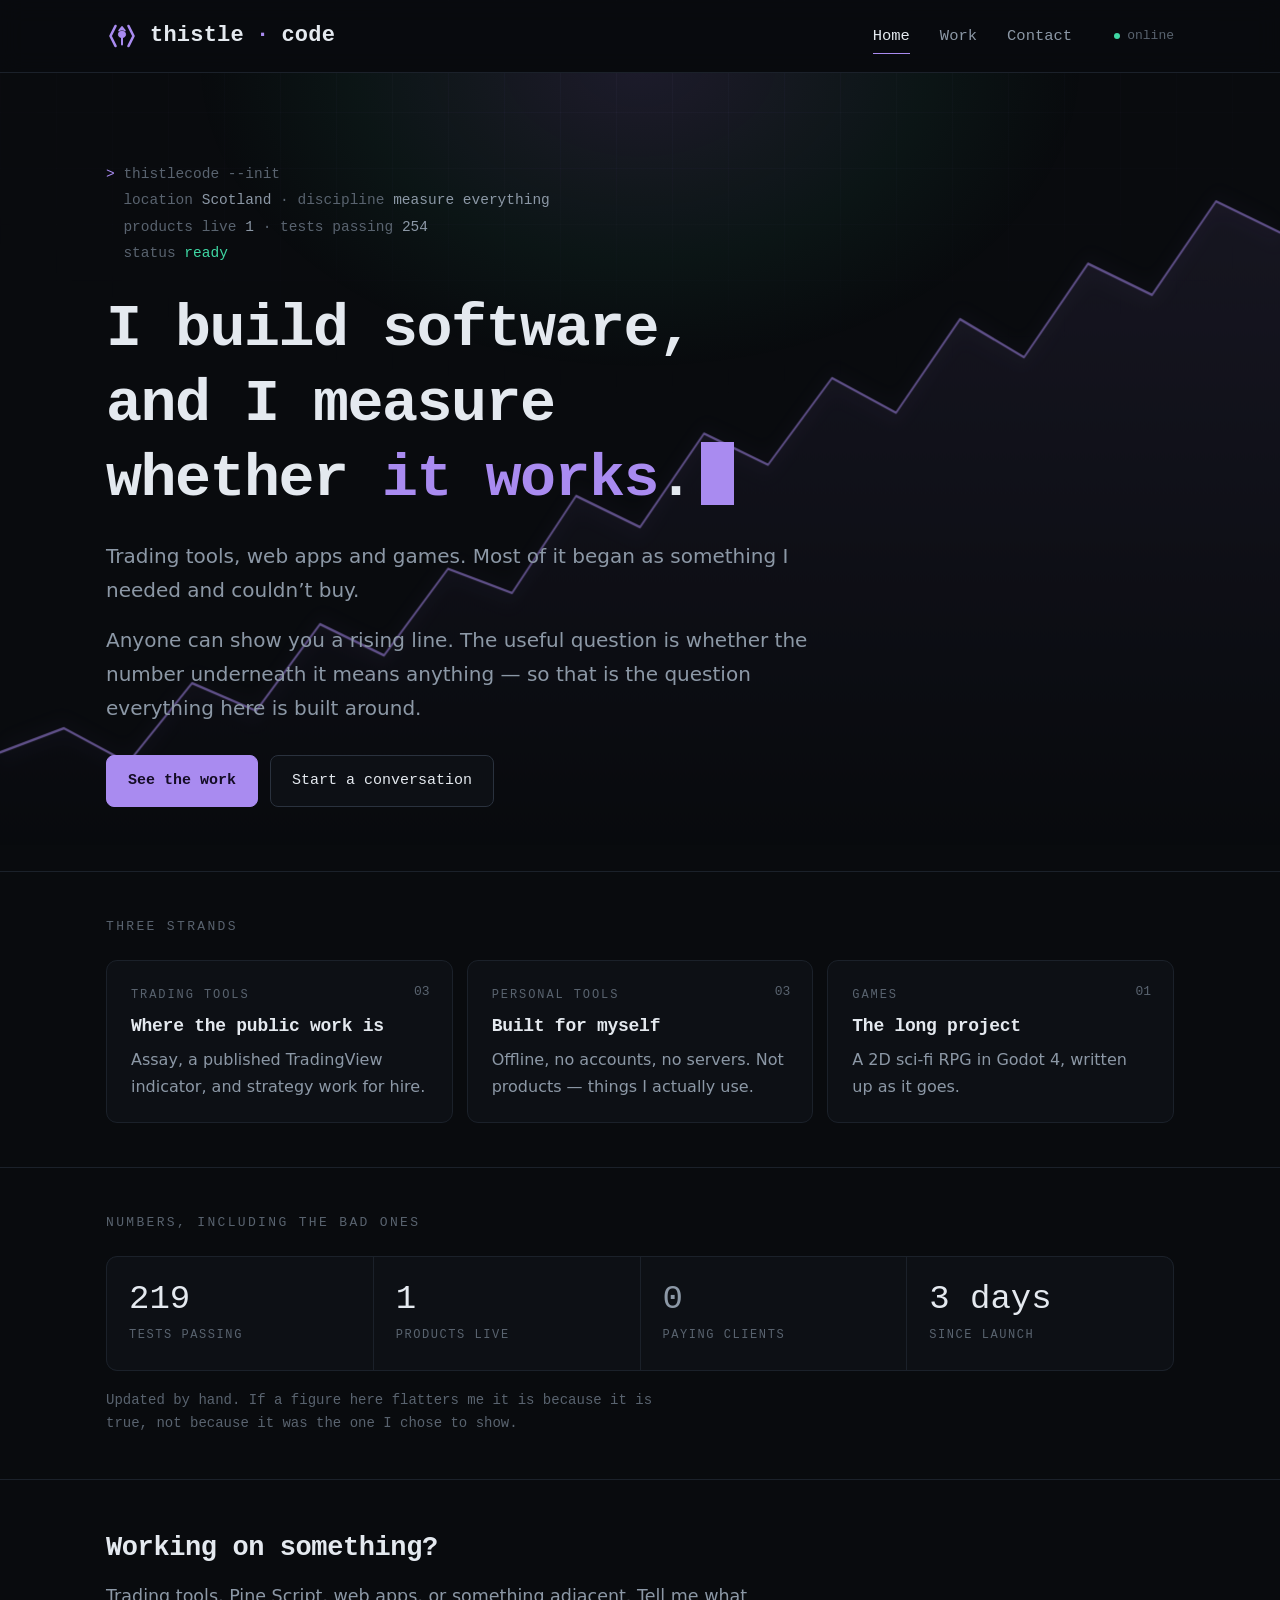
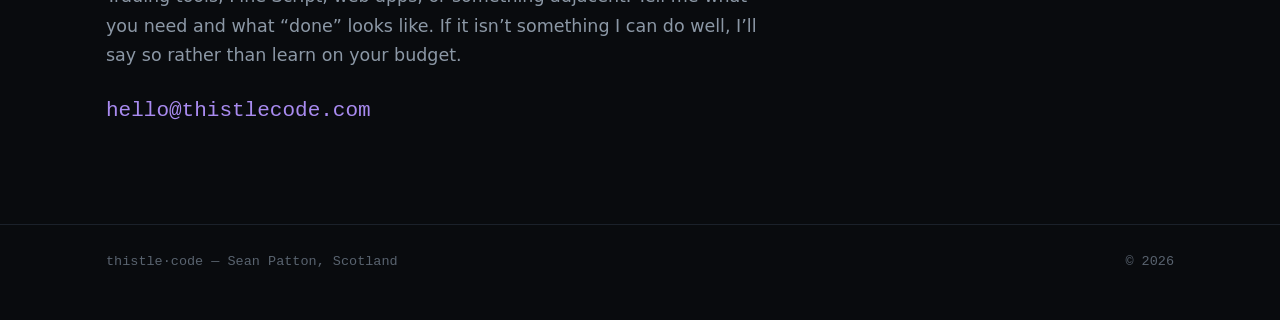
<file: index.html>
<!DOCTYPE html>
<html lang="en-GB">
<head>
<meta charset="UTF-8">
<meta name="viewport" content="width=device-width, initial-scale=1.0">
<title>Thistle Code — Sean Patton, developer</title>
<meta name="description" content="Sean Patton, developer in Scotland. I build trading tools, web apps and games — and measure whether they actually work. Available for work and collaboration.">
<meta name="theme-color" content="#090b0e">
<meta property="og:site_name" content="Thistle Code">
<meta property="og:type" content="website">
<meta property="og:title" content="Thistle Code — Sean Patton, developer">
<meta property="og:description" content="I build software, and I measure whether it works.">
<link rel="icon" href="favicon.svg" type="image/svg+xml">
<link rel="stylesheet" href="site.css">
<link rel="stylesheet" href="hero.css">
</head>
<body>

<header class="bar">
  <div class="wrap">
    <a class="brand" href="index.html">
      <svg viewBox="0 0 32 32" aria-hidden="true">
        <path class="b-bracket" d="M9.5 6 L4.5 16 L9.5 26" fill="none" stroke-width="2.2"
              stroke-linecap="round" stroke-linejoin="round"/>
        <path class="b-bracket" d="M22.5 6 L27.5 16 L22.5 26" fill="none" stroke-width="2.2"
              stroke-linecap="round" stroke-linejoin="round"/>
        <path class="b-thistle" d="M13.2 10.5 L16 7 L18.8 10.5" fill="none"
              stroke-width="1.9" stroke-linecap="round" stroke-linejoin="round"/>
        <ellipse class="b-thistle" cx="16" cy="14.4" rx="3.6" ry="3.1" stroke="none"/>
        <path class="b-thistle" d="M16 17.8 L16 24.5" stroke-width="2" stroke-linecap="round"/>
      </svg>
      thistle<span class="sep">·</span>code
    </a>
    <nav class="nav">
      <a href="index.html">Home</a>
      <a href="work.html">Work</a>
      <a href="contact.html">Contact</a>
    </nav>
    <span class="status"><span class="dot"></span>online</span>
  </div>
</header>

<main>

<section class="hero">
  <div class="hero-glow"></div>
  <svg class="hero-plot" viewBox="0 0 1200 460" preserveAspectRatio="none" aria-hidden="true">
    <defs>
      <linearGradient id="plotFade" x1="0" y1="0" x2="0" y2="1">
        <stop offset="0%"   stop-color="#a98bf0" stop-opacity=".16"/>
        <stop offset="100%" stop-color="#a98bf0" stop-opacity="0"/>
      </linearGradient>
    </defs>
    <path class="hero-area" d="M0,392 L60,378 L120,398 L180,352 L240,368 L300,318 L360,336
      L420,286 L480,300 L540,244 L600,262 L660,208 L720,226 L780,176 L840,196 L900,142
      L960,164 L1020,110 L1080,128 L1140,74 L1200,92 L1200,460 L0,460 Z"/>
    <polyline class="hero-line" pathLength="1" points="0,392 60,378 120,398 180,352 240,368
      300,318 360,336 420,286 480,300 540,244 600,262 660,208 720,226 780,176 840,196
      900,142 960,164 1020,110 1080,128 1140,74 1200,92"/>
  </svg>

  <div class="wrap">
    <div class="boot">
      <ul>
        <li><span class="arrow">&gt;</span> thistlecode --init</li>
        <li>&nbsp;&nbsp;location <span class="val">Scotland</span> &middot; discipline <span class="val">measure everything</span></li>
        <li>&nbsp;&nbsp;products live <span class="val">1</span> &middot; tests passing <span class="val">254</span></li>
        <li>&nbsp;&nbsp;status <span class="ok">ready</span></li>
      </ul>
    </div>

    <h1>I build software, and I measure whether <span class="accent">it works</span>.<span class="caret"></span></h1>

    <p class="hero-lede">
      Trading tools, web apps and games. Most of it began as something I needed
      and couldn&rsquo;t buy.
    </p>
    <p class="hero-lede">
      Anyone can show you a rising line. The useful question is whether the number
      underneath it means anything &mdash; so that is the question everything here
      is built around.
    </p>

    <div class="hero-actions">
      <a class="btn btn-primary" href="work.html">See the work</a>
      <a class="btn" href="contact.html">Start a conversation</a>
    </div>
  </div>
</section>

<section>
  <div class="wrap">
    <p class="label reveal">Three strands</p>
    <div class="strips">
      <a class="strip reveal" data-delay="0" href="work.html#trading">
        <span class="count">03</span>
        <p class="k">Trading tools</p>
        <h3>Where the public work is</h3>
        <p>Assay, a published TradingView indicator, and strategy work for hire.</p>
      </a>
      <a class="strip reveal" data-delay="90" href="work.html#apps">
        <span class="count">03</span>
        <p class="k">Personal tools</p>
        <h3>Built for myself</h3>
        <p>Offline, no accounts, no servers. Not products &mdash; things I actually use.</p>
      </a>
      <a class="strip reveal" data-delay="180" href="work.html#games">
        <span class="count">01</span>
        <p class="k">Games</p>
        <h3>The long project</h3>
        <p>A 2D sci-fi RPG in Godot 4, written up as it goes.</p>
      </a>
    </div>
  </div>
</section>

<section>
  <div class="wrap">
    <p class="label reveal">Numbers, including the bad ones</p>
    <div class="metrics reveal">
      <div class="metric">
        <div class="v num" data-count="254">254</div>
        <div class="k">Tests passing</div>
      </div>
      <div class="metric">
        <div class="v num" data-count="1">1</div>
        <div class="k">Products live</div>
      </div>
      <div class="metric is-zero">
        <div class="v num" data-count="0">0</div>
        <div class="k">Paying clients</div>
      </div>
      <div class="metric">
        <div class="v num" data-count="4" data-suffix=" days">4 days</div>
        <div class="k">Since launch</div>
      </div>
    </div>
    <p class="footnote reveal">
      Updated by hand. If a figure here flatters me it is because it is true,
      not because it was the one I chose to show.
    </p>
  </div>
</section>

<section class="close">
  <div class="wrap">
    <h2 class="reveal">Working on something?</h2>
    <p class="reveal">
      Trading tools, Pine Script, web apps, or something adjacent. Tell me what you
      need and what &ldquo;done&rdquo; looks like. If it isn&rsquo;t something I can do
      well, I&rsquo;ll say so rather than learn on your budget.
    </p>
    <p class="addr reveal"><a href="mailto:hello@thistlecode.com">hello@thistlecode.com</a></p>
  </div>
</section>

</main>

<footer class="foot">
  <div class="wrap">
    <span>thistle&middot;code &mdash; Sean Patton, Scotland</span>
    <span class="addr">&copy; 2026</span>
  </div>
</footer>

<script src="site.js"></script>
</body>
</html>
</file>
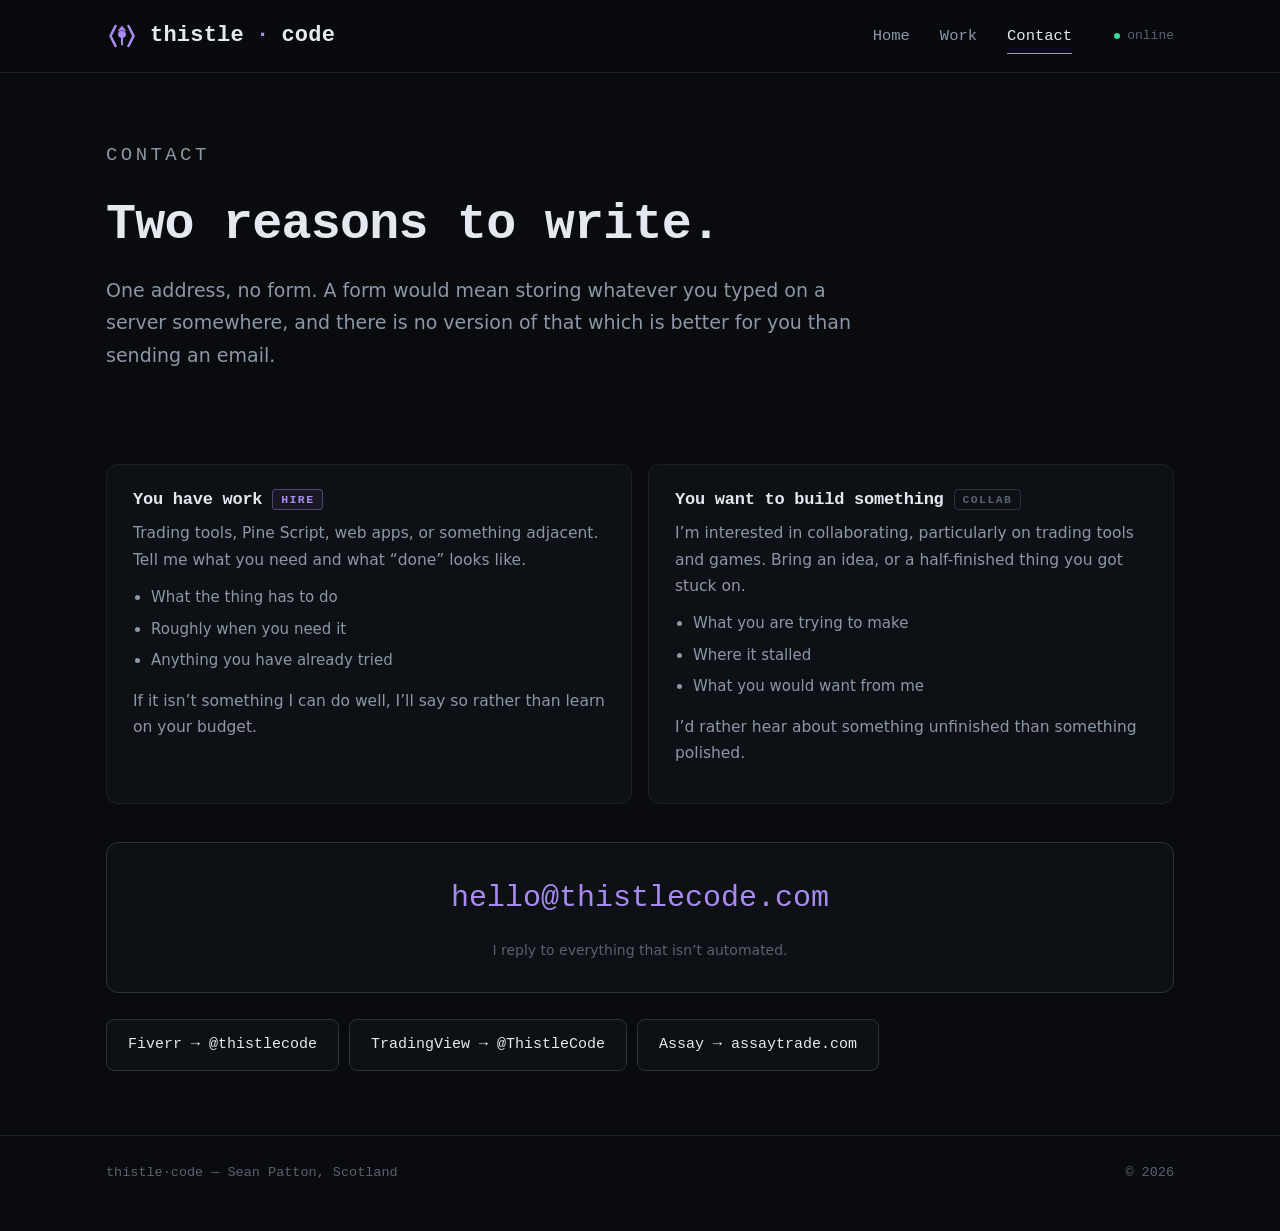
<file: contact.html>
<!DOCTYPE html>
<html lang="en-GB">
<head>
<meta charset="UTF-8">
<meta name="viewport" content="width=device-width, initial-scale=1.0">
<title>Contact — Thistle Code</title>
<meta name="description" content="Get in touch with Sean Patton about work or collaboration. hello@thistlecode.com.">
<meta name="theme-color" content="#090b0e">
<link rel="icon" href="favicon.svg" type="image/svg+xml">
<link rel="stylesheet" href="site.css">
<style>
  .paths{display:grid;grid-template-columns:1fr 1fr;gap:16px;margin-bottom:38px}
  .path{border:1px solid var(--line);border-radius:12px;background:var(--bg-2);
    padding:24px 26px}
  .path h3{font-size:17px;margin-bottom:10px;display:flex;align-items:center;gap:10px}
  .path p{color:var(--muted);font-size:15.5px;margin:0 0 12px}
  .path ul{margin:0;padding-left:18px;color:var(--muted);font-size:15px}
  .path li{margin-bottom:6px}

  .addr-block{border:1px solid var(--line-lit);border-radius:12px;
    background:var(--bg-2);padding:30px 30px;text-align:center}
  .addr-block .a{font-family:var(--mono);font-size:clamp(20px,4vw,30px)}
  .addr-block .n{color:var(--dim);font-size:14px;margin:12px 0 0}

  .elsewhere{display:flex;gap:10px;flex-wrap:wrap;margin-top:26px}

  @media(max-width:700px){.paths{grid-template-columns:1fr}}
</style>
</head>
<body>

<header class="bar">
  <div class="wrap">
    <a class="brand" href="index.html">
      <svg viewBox="0 0 32 32" aria-hidden="true">
        <path class="b-bracket" d="M9.5 6 L4.5 16 L9.5 26" fill="none" stroke-width="2.2"
              stroke-linecap="round" stroke-linejoin="round"/>
        <path class="b-bracket" d="M22.5 6 L27.5 16 L22.5 26" fill="none" stroke-width="2.2"
              stroke-linecap="round" stroke-linejoin="round"/>
        <path class="b-thistle" d="M13.2 10.5 L16 7 L18.8 10.5" fill="none"
              stroke-width="1.9" stroke-linecap="round" stroke-linejoin="round"/>
        <ellipse class="b-thistle" cx="16" cy="14.4" rx="3.6" ry="3.1" stroke="none"/>
        <path class="b-thistle" d="M16 17.8 L16 24.5" stroke-width="2" stroke-linecap="round"/>
      </svg>
      thistle<span class="sep">·</span>code
    </a>
    <nav class="nav">
      <a href="index.html">Home</a>
      <a href="work.html">Work</a>
      <a href="contact.html">Contact</a>
    </nav>
    <span class="status"><span class="dot"></span>online</span>
  </div>
</header>

<main>

<div class="page-head">
  <div class="wrap">
    <p class="label">Contact</p>
    <h1>Two reasons to write.</h1>
    <p>
      One address, no form. A form would mean storing whatever you typed on a
      server somewhere, and there is no version of that which is better for you
      than sending an email.
    </p>
  </div>
</div>

<section>
  <div class="wrap">
    <div class="paths reveal">
      <div class="path">
        <h3>You have work <span class="tag t-hire">Hire</span></h3>
        <p>
          Trading tools, Pine Script, web apps, or something adjacent. Tell me what
          you need and what &ldquo;done&rdquo; looks like.
        </p>
        <ul>
          <li>What the thing has to do</li>
          <li>Roughly when you need it</li>
          <li>Anything you have already tried</li>
        </ul>
        <p style="margin-top:14px">
          If it isn&rsquo;t something I can do well, I&rsquo;ll say so rather than
          learn on your budget.
        </p>
      </div>

      <div class="path">
        <h3>You want to build something <span class="tag">Collab</span></h3>
        <p>
          I&rsquo;m interested in collaborating, particularly on trading tools and
          games. Bring an idea, or a half-finished thing you got stuck on.
        </p>
        <ul>
          <li>What you are trying to make</li>
          <li>Where it stalled</li>
          <li>What you would want from me</li>
        </ul>
        <p style="margin-top:14px">
          I&rsquo;d rather hear about something unfinished than something polished.
        </p>
      </div>
    </div>

    <div class="addr-block reveal">
      <p class="a"><a href="mailto:hello@thistlecode.com">hello@thistlecode.com</a></p>
      <p class="n">I reply to everything that isn&rsquo;t automated.</p>
    </div>

    <div class="elsewhere reveal">
      <a class="btn" href="https://www.fiverr.com/thistlecode">Fiverr &rarr; @thistlecode</a>
      <a class="btn" href="https://www.tradingview.com/u/ThistleCode/">TradingView &rarr; @ThistleCode</a>
      <a class="btn" href="https://assaytrade.com">Assay &rarr; assaytrade.com</a>
    </div>
  </div>
</section>

</main>

<footer class="foot">
  <div class="wrap">
    <span>thistle&middot;code &mdash; Sean Patton, Scotland</span>
    <span class="addr">&copy; 2026</span>
  </div>
</footer>

<script src="site.js"></script>
</body>
</html>
</file>
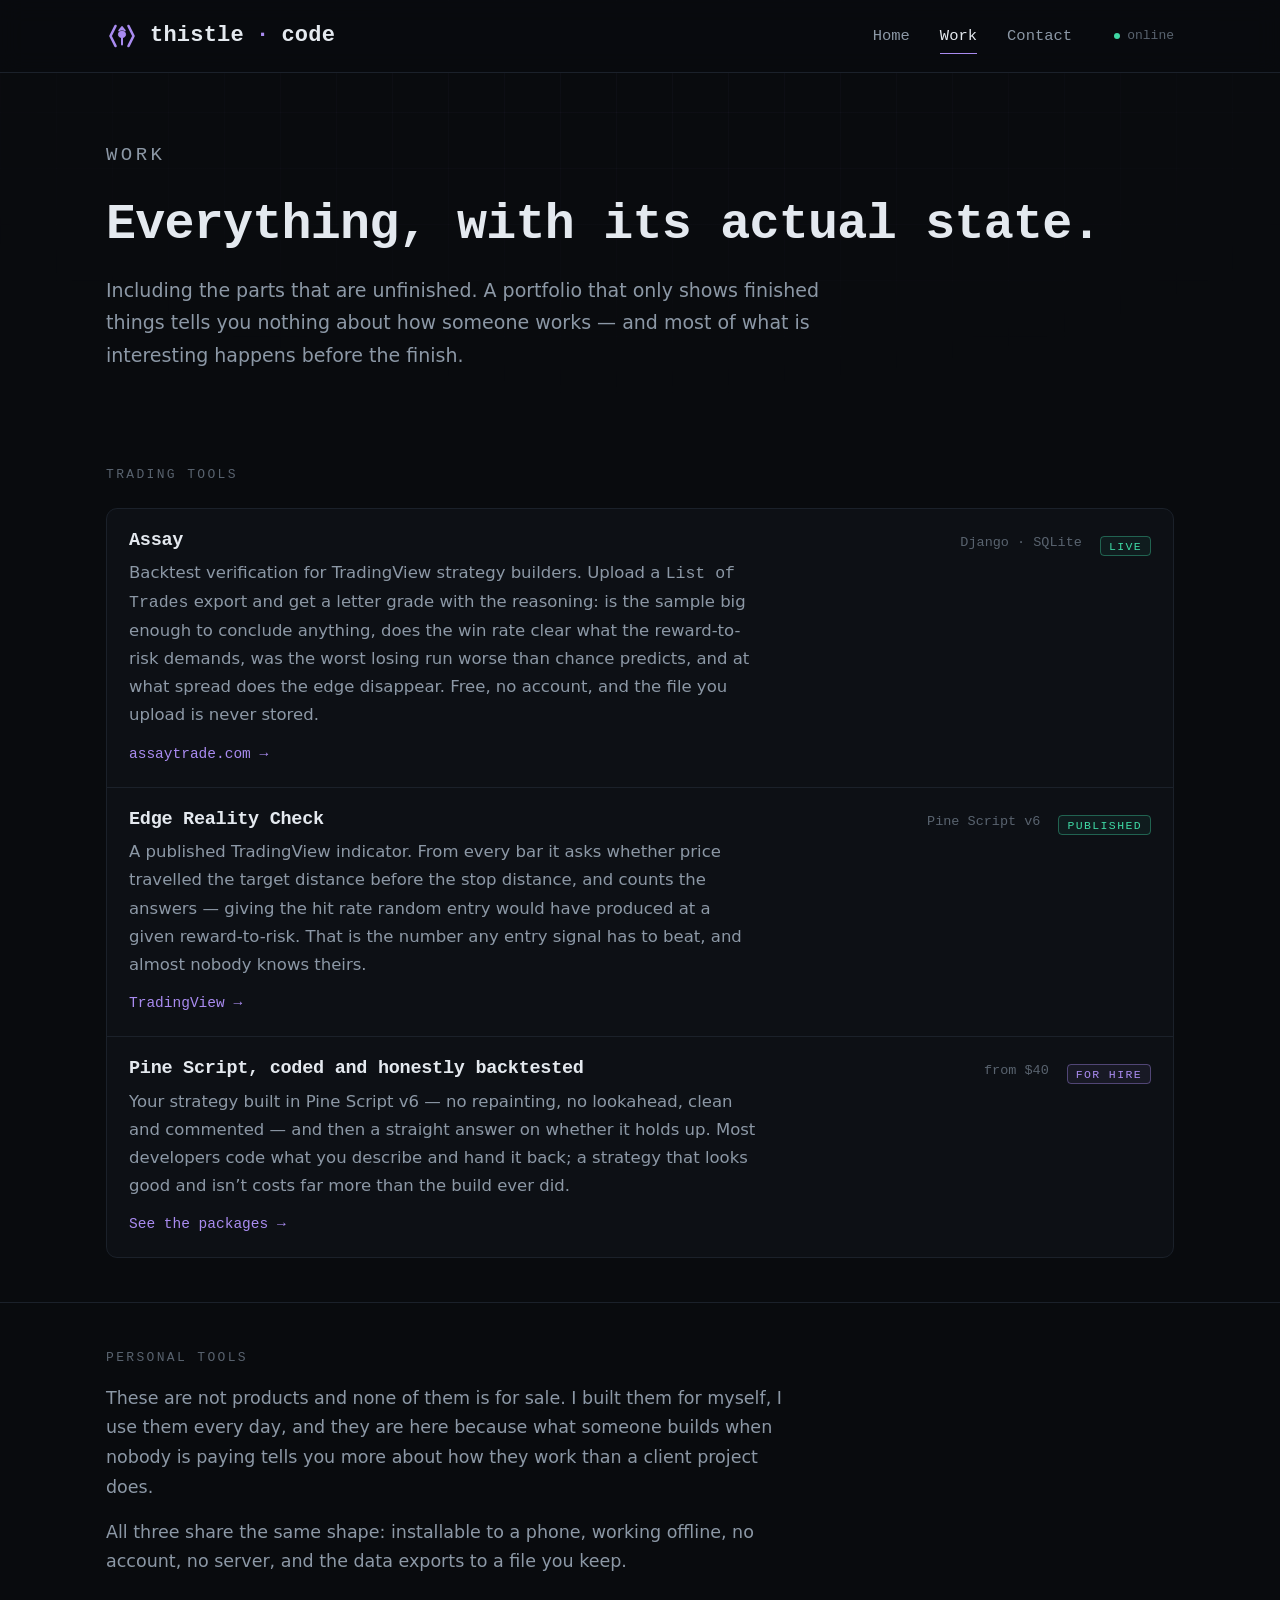
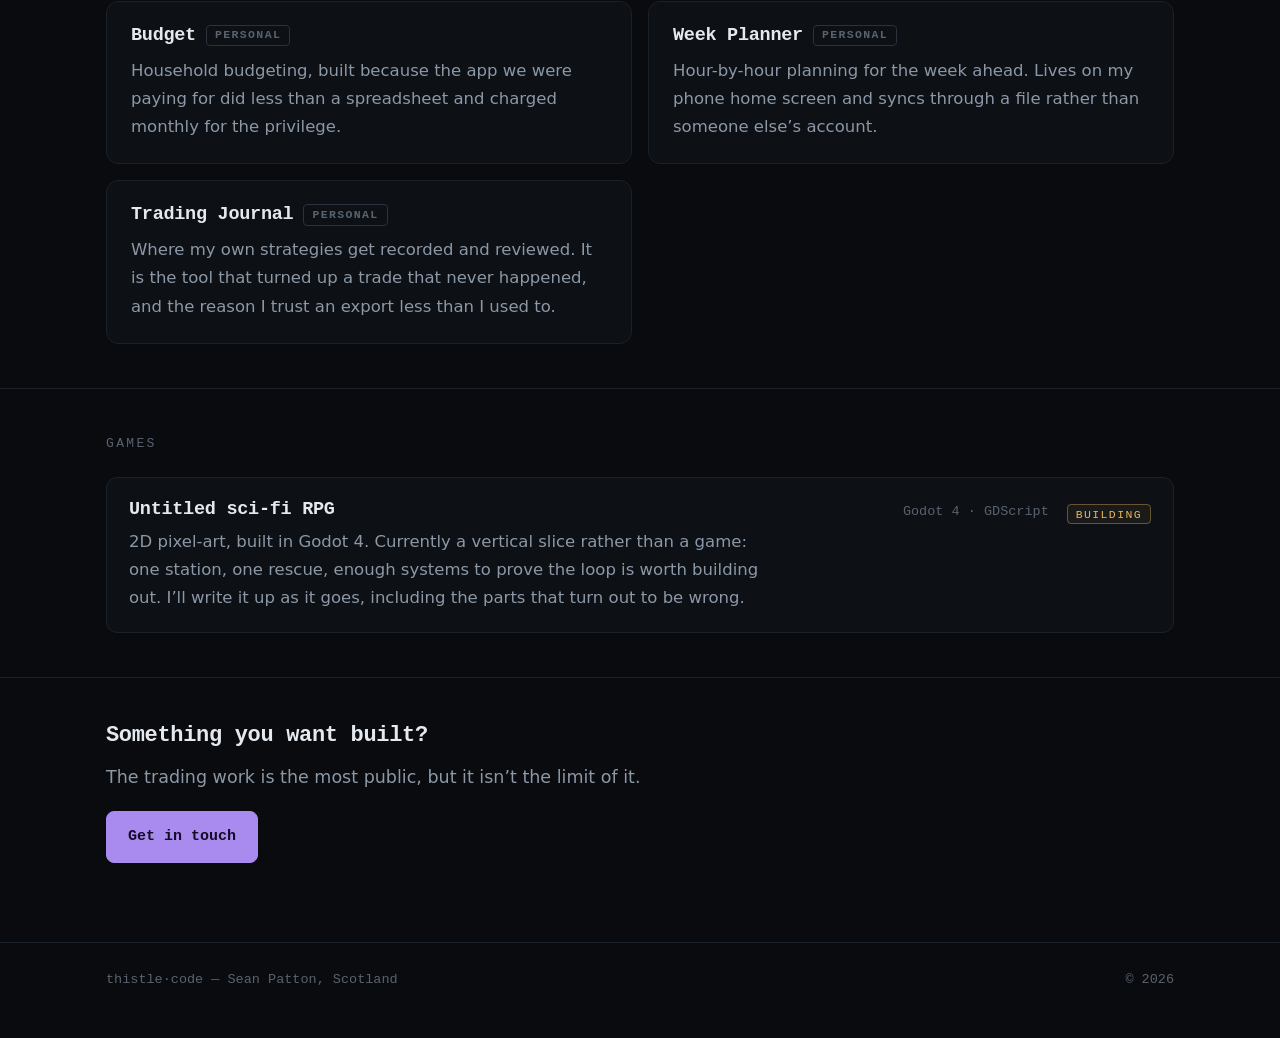
<file: work.html>
<!DOCTYPE html>
<html lang="en-GB">
<head>
<meta charset="UTF-8">
<meta name="viewport" content="width=device-width, initial-scale=1.0">
<title>Work — Thistle Code</title>
<meta name="description" content="Everything Sean Patton has built and shipped: Assay, a TradingView indicator, offline-first web apps, and a game in progress. Status stated plainly, including what isn't finished.">
<meta name="theme-color" content="#090b0e">
<link rel="icon" href="favicon.svg" type="image/svg+xml">
<link rel="stylesheet" href="site.css">
</head>
<body>

<header class="bar">
  <div class="wrap">
    <a class="brand" href="index.html">
      <svg viewBox="0 0 32 32" aria-hidden="true">
        <path class="b-bracket" d="M9.5 6 L4.5 16 L9.5 26" fill="none" stroke-width="2.2"
              stroke-linecap="round" stroke-linejoin="round"/>
        <path class="b-bracket" d="M22.5 6 L27.5 16 L22.5 26" fill="none" stroke-width="2.2"
              stroke-linecap="round" stroke-linejoin="round"/>
        <path class="b-thistle" d="M13.2 10.5 L16 7 L18.8 10.5" fill="none"
              stroke-width="1.9" stroke-linecap="round" stroke-linejoin="round"/>
        <ellipse class="b-thistle" cx="16" cy="14.4" rx="3.6" ry="3.1" stroke="none"/>
        <path class="b-thistle" d="M16 17.8 L16 24.5" stroke-width="2" stroke-linecap="round"/>
      </svg>
      thistle<span class="sep">·</span>code
    </a>
    <nav class="nav">
      <a href="index.html">Home</a>
      <a href="work.html">Work</a>
      <a href="contact.html">Contact</a>
    </nav>
    <span class="status"><span class="dot"></span>online</span>
  </div>
</header>

<main>

<div class="page-head">
  <div class="wrap">
    <p class="label">Work</p>
    <h1>Everything, with its actual state.</h1>
    <p>
      Including the parts that are unfinished. A portfolio that only shows
      finished things tells you nothing about how someone works &mdash; and
      most of what is interesting happens before the finish.
    </p>
  </div>
</div>

<section id="trading">
  <div class="wrap">
    <p class="label reveal">Trading tools</p>
    <div class="rows reveal">

      <div class="row">
        <div class="row-main">
          <h3>Assay</h3>
          <p>
            Backtest verification for TradingView strategy builders. Upload a
            <span class="mono">List of Trades</span> export and get a letter grade with
            the reasoning: is the sample big enough to conclude anything, does the win
            rate clear what the reward-to-risk demands, was the worst losing run worse
            than chance predicts, and at what spread does the edge disappear. Free, no
            account, and the file you upload is never stored.
          </p>
          <a class="go" href="https://assaytrade.com">assaytrade.com &rarr;</a>
        </div>
        <div class="row-meta">Django &middot; SQLite</div>
        <div><span class="tag t-live">Live</span></div>
      </div>

      <div class="row">
        <div class="row-main">
          <h3>Edge Reality Check</h3>
          <p>
            A published TradingView indicator. From every bar it asks whether price
            travelled the target distance before the stop distance, and counts the
            answers &mdash; giving the hit rate random entry would have produced at a
            given reward-to-risk. That is the number any entry signal has to beat, and
            almost nobody knows theirs.
          </p>
          <a class="go" href="https://www.tradingview.com/u/ThistleCode/#published-scripts">TradingView &rarr;</a>
        </div>
        <div class="row-meta">Pine Script v6</div>
        <div><span class="tag t-live">Published</span></div>
      </div>

      <div class="row">
        <div class="row-main">
          <h3>Pine Script, coded and honestly backtested</h3>
          <p>
            Your strategy built in Pine Script v6 &mdash; no repainting, no lookahead,
            clean and commented &mdash; and then a straight answer on whether it holds
            up. Most developers code what you describe and hand it back; a strategy that
            looks good and isn&rsquo;t costs far more than the build ever did.
          </p>
          <a class="go" href="https://www.fiverr.com/thistlecode">See the packages &rarr;</a>
        </div>
        <div class="row-meta">from $40</div>
        <div><span class="tag t-hire">For hire</span></div>
      </div>

    </div>
  </div>
</section>

<section id="apps">
  <div class="wrap">
    <p class="label reveal">Personal tools</p>
    <p class="reveal" style="color:var(--muted);max-width:62ch;margin-top:-8px">
      These are not products and none of them is for sale. I built them for myself,
      I use them every day, and they are here because what someone builds when
      nobody is paying tells you more about how they work than a client project does.
    </p>
    <p class="reveal" style="color:var(--muted);max-width:62ch">
      All three share the same shape: installable to a phone, working offline, no
      account, no server, and the data exports to a file you keep.
    </p>
    <div class="cards reveal" style="margin-top:24px">
      <div class="card">
        <h3>Budget <span class="tag">Personal</span></h3>
        <p>Household budgeting, built because the app we were paying for did less
           than a spreadsheet and charged monthly for the privilege.</p>
      </div>
      <div class="card">
        <h3>Week Planner <span class="tag">Personal</span></h3>
        <p>Hour-by-hour planning for the week ahead. Lives on my phone home screen
           and syncs through a file rather than someone else&rsquo;s account.</p>
      </div>
      <div class="card">
        <h3>Trading Journal <span class="tag">Personal</span></h3>
        <p>Where my own strategies get recorded and reviewed. It is the tool that
           turned up a trade that never happened, and the reason I trust an export
           less than I used to.</p>
      </div>
    </div>
  </div>
</section>

<section id="games">
  <div class="wrap">
    <p class="label reveal">Games</p>
    <div class="rows reveal">
      <div class="row">
        <div class="row-main">
          <h3>Untitled sci-fi RPG</h3>
          <p>
            2D pixel-art, built in Godot 4. Currently a vertical slice rather than a
            game: one station, one rescue, enough systems to prove the loop is worth
            building out. I&rsquo;ll write it up as it goes, including the parts that
            turn out to be wrong.
          </p>
        </div>
        <div class="row-meta">Godot 4 &middot; GDScript</div>
        <div><span class="tag t-wip">Building</span></div>
      </div>
    </div>
  </div>
</section>

<section>
  <div class="wrap">
    <h2 class="reveal" style="font-size:22px;margin-bottom:14px">Something you want built?</h2>
    <p class="reveal" style="color:var(--muted);max-width:60ch">
      The trading work is the most public, but it isn&rsquo;t the limit of it.
    </p>
    <p class="reveal" style="margin-top:18px">
      <a class="btn btn-primary" href="contact.html">Get in touch</a>
    </p>
  </div>
</section>

</main>

<footer class="foot">
  <div class="wrap">
    <span>thistle&middot;code &mdash; Sean Patton, Scotland</span>
    <span class="addr">&copy; 2026</span>
  </div>
</footer>

<script src="site.js"></script>
</body>
</html>
</file>
<file: site.css>
/* ===================================================================
   Thistle Code — design system

   The idea: this site should look like an instrument. Sean's whole
   differentiator is that he measures things and reports the result
   including when it is unflattering, so the site performs that rather
   than claiming it — aligned columns, status tags, live readouts.

   Two accents, with a strict division of labour, borrowed from Assay's
   rule that colour is reserved for verdicts:

     --thistle  the brand. Logo, links, focus, anything interactive.
     --signal   status only. Live, passing, on. Never decoration.
     --amber / --alert  in-progress and failure. Never anything else.

   Phosphor green on black was the obvious move and is avoided on
   purpose: it is the single most imitated look in developer portfolios,
   and imitating it would say the opposite of what this site is for.
   =================================================================== */

:root{
  /* Ground. Cool and near-black, but not pure — pure black kills the
     depth that separates panels from page. */
  --bg:        #090b0e;
  --bg-2:      #0d1015;
  --bg-3:      #12161d;
  --line:      #1b212a;
  --line-lit:  #2a323e;

  --text:      #e4e9ef;
  --muted:     #8c98a6;
  --dim:       #59636f;

  --thistle:   #a98bf0;
  --thistle-2: #c4aef6;
  --signal:    #3fd8a4;
  --amber:     #e9b45c;
  --alert:     #ef6f60;

  --mono: ui-monospace, "Cascadia Mono", "JetBrains Mono", "SF Mono",
          Consolas, "Liberation Mono", monospace;
  --sans: system-ui, -apple-system, "Segoe UI", Roboto, "Helvetica Neue",
          Arial, sans-serif;

  --wrap: 1120px;
  --ease: cubic-bezier(.22,.75,.28,1);
}

*{box-sizing:border-box}

html{scroll-behavior:smooth}
[id]{scroll-margin-top:100px}

body{
  margin:0;
  background:var(--bg);
  color:var(--text);
  font-family:var(--sans);
  font-size:17.5px;
  line-height:1.7;
  -webkit-font-smoothing:antialiased;
  overflow-x:hidden;
}

/* A faint grid, fixed behind everything. It is the graph paper an
   instrument draws on, and at 2% opacity it reads as texture rather
   than decoration. */
body::before{
  content:"";
  position:fixed;
  inset:0;
  z-index:0;
  pointer-events:none;
  background-image:
    linear-gradient(rgba(169,139,240,.045) 1px, transparent 1px),
    linear-gradient(90deg, rgba(169,139,240,.045) 1px, transparent 1px);
  background-size:56px 56px;
  mask-image:radial-gradient(ellipse 90% 60% at 50% 0%, #000 0%, transparent 75%);
}

body > *{position:relative;z-index:1}

.wrap{max-width:var(--wrap);margin:0 auto;padding:0 26px}

h1,h2,h3,h4{margin:0;font-family:var(--mono);font-weight:600;line-height:1.25;
  letter-spacing:-.015em}
p{margin:0 0 15px}
.mono{font-family:var(--mono)}
.num{font-variant-numeric:tabular-nums}

a{color:var(--thistle);text-decoration:none}
a:hover{color:var(--thistle-2)}

:where(a,button,summary,[tabindex]):focus-visible{
  outline:2px solid var(--thistle);
  outline-offset:3px;
  border-radius:4px;
}

::selection{background:rgba(169,139,240,.28)}
*{scrollbar-width:thin;scrollbar-color:var(--line-lit) transparent}

/* --- Top bar ------------------------------------------------------ */

.bar{
  position:sticky;top:0;z-index:40;
  background:rgba(9,11,14,.86);
  backdrop-filter:blur(12px);
  border-bottom:1px solid var(--line);
}
.bar .wrap{display:flex;align-items:center;gap:16px;padding-top:16px;padding-bottom:16px}

/* Heavier than the rest of the mono on the page on purpose: at this
   size a 700-weight monospace reads thin next to the nav beside it, and
   the wordmark is the one thing in the bar that should not. */
.brand{display:flex;align-items:center;gap:12px;font-family:var(--mono);
  font-weight:800;font-size:22px;letter-spacing:.01em;color:var(--text)}
.brand:hover{color:var(--text)}
.brand svg{width:32px;height:32px;flex-shrink:0}
.brand .b-bracket{stroke:var(--thistle);stroke-width:2.6}
.brand .b-thistle{fill:var(--thistle);stroke:var(--thistle)}
.brand .sep{color:var(--thistle)}

.nav{margin-left:auto;display:flex;align-items:center;gap:6px;
  font-family:var(--mono);font-size:15.5px}
.nav a{color:var(--muted);padding:7px 12px;border-radius:6px;position:relative}
.nav a:hover{color:var(--text);background:var(--bg-2)}
.nav a[aria-current="page"]{color:var(--text)}
.nav a[aria-current="page"]::after{
  content:"";position:absolute;left:12px;right:12px;bottom:2px;height:1px;
  background:var(--thistle);
}

.status{margin-left:14px;font-family:var(--mono);font-size:13px;color:var(--dim);
  display:flex;align-items:center;gap:7px;white-space:nowrap}
.dot{width:6px;height:6px;border-radius:50%;background:var(--signal);
  box-shadow:0 0 0 0 rgba(63,216,164,.6);animation:pulse 2.6s ease-out infinite}
@keyframes pulse{
  0%{box-shadow:0 0 0 0 rgba(63,216,164,.5)}
  70%{box-shadow:0 0 0 7px rgba(63,216,164,0)}
  100%{box-shadow:0 0 0 0 rgba(63,216,164,0)}
}

/* --- Page furniture ----------------------------------------------- */

.label{font-family:var(--mono);font-size:13px;letter-spacing:.18em;
  text-transform:uppercase;color:var(--dim);margin:0 0 22px}

.page-head{padding:66px 0 34px}
.page-head h1{font-size:clamp(32px,5vw,50px);margin-bottom:18px}
.page-head p{color:var(--muted);max-width:62ch;font-size:19px}

section{padding:44px 0;border-top:1px solid var(--line)}
section:first-of-type{border-top:0}

/* --- Buttons ------------------------------------------------------ */

.btn{display:inline-flex;align-items:center;gap:9px;font-family:var(--mono);
  font-size:15px;padding:12px 21px;border:1px solid var(--line-lit);
  border-radius:8px;color:var(--text);background:var(--bg-2);
  transition:border-color .18s var(--ease), transform .18s var(--ease),
             box-shadow .18s var(--ease);}
.btn:hover{color:var(--text);border-color:var(--thistle);transform:translateY(-1px);
  box-shadow:0 6px 20px rgba(169,139,240,.14)}
.btn-primary{background:var(--thistle);border-color:var(--thistle);color:#140c25;
  font-weight:700}
.btn-primary:hover{background:var(--thistle-2);border-color:var(--thistle-2);color:#140c25}

/* --- Tags --------------------------------------------------------- */

.tag{font-family:var(--mono);font-size:11.5px;letter-spacing:.12em;
  text-transform:uppercase;border:1px solid var(--line-lit);border-radius:4px;
  padding:2.5px 8px;color:var(--dim);white-space:nowrap}
.t-live{color:var(--signal);border-color:rgba(63,216,164,.38);
  background:rgba(63,216,164,.06)}
.t-wip{color:var(--amber);border-color:rgba(233,180,92,.38);
  background:rgba(233,180,92,.06)}
.t-hire{color:var(--thistle);border-color:rgba(169,139,240,.4);
  background:rgba(169,139,240,.07)}

/* --- Rows (the instrument's readout) ------------------------------- */

.rows{border:1px solid var(--line);border-radius:11px;overflow:hidden;
  background:var(--bg-2)}
.row{display:grid;grid-template-columns:1fr auto auto;gap:18px;align-items:start;
  padding:20px 22px;border-bottom:1px solid var(--line);
  transition:background .18s var(--ease)}
.row:last-child{border-bottom:0}
.row:hover{background:var(--bg-3)}
.row-main h3{font-size:18.5px;margin-bottom:7px}
.row-main p{color:var(--muted);font-size:16.5px;margin:0;max-width:60ch}
.row-main .go{display:inline-block;margin-top:12px;font-family:var(--mono);
  font-size:14.5px}
.row-meta{font-family:var(--mono);font-size:13.5px;color:var(--dim);
  white-space:nowrap;padding-top:3px}

@media(max-width:700px){
  .row{grid-template-columns:1fr;gap:10px}
  .row-meta{padding-top:0}
}

/* --- Metrics ------------------------------------------------------- */

.metrics{display:grid;grid-template-columns:repeat(4,1fr);gap:1px;
  background:var(--line);border:1px solid var(--line);border-radius:11px;
  overflow:hidden}
.metric{background:var(--bg-2);padding:24px 22px;transition:background .2s var(--ease)}
.metric:hover{background:var(--bg-3)}
.metric .v{font-family:var(--mono);font-size:34px;color:var(--text);
  font-variant-numeric:tabular-nums;line-height:1.1}
.metric .k{font-family:var(--mono);font-size:12px;letter-spacing:.13em;
  text-transform:uppercase;color:var(--dim);margin-top:7px}
.metric.is-zero .v{color:var(--muted)}
@media(max-width:640px){.metrics{grid-template-columns:repeat(2,1fr)}}

.footnote{font-family:var(--mono);font-size:14px;line-height:1.65;
  color:var(--dim);max-width:70ch;margin:18px 0 0}

/* --- Cards --------------------------------------------------------- */

.cards{display:grid;grid-template-columns:repeat(2,1fr);gap:16px}
.card{border:1px solid var(--line);border-radius:12px;background:var(--bg-2);
  padding:22px 24px;display:block;color:inherit;
  transition:border-color .2s var(--ease), transform .2s var(--ease),
             box-shadow .2s var(--ease)}
.card:hover{border-color:var(--line-lit);transform:translateY(-2px);
  box-shadow:0 12px 30px rgba(0,0,0,.35);color:inherit}
.card h3{font-size:18.5px;margin-bottom:10px;display:flex;align-items:center;
  gap:10px;flex-wrap:wrap}
.card p{color:var(--muted);font-size:16.5px;margin:0}
.card .go{display:inline-block;margin-top:14px;font-family:var(--mono);font-size:14.5px}
@media(max-width:700px){.cards{grid-template-columns:1fr}}

/* --- Footer -------------------------------------------------------- */

.foot{border-top:1px solid var(--line);padding:26px 0 46px;margin-top:20px}
.foot .wrap{display:flex;gap:16px;flex-wrap:wrap;align-items:baseline;
  font-family:var(--mono);font-size:13.5px;color:var(--dim)}
.foot .addr{margin-left:auto}

/* ===================================================================
   Motion

   Everything below is decoration and every rule here is switched off
   in one block at the bottom. Nothing on this site is gated on an
   animation: content is in the DOM and readable whether or not any of
   it runs.
   =================================================================== */

@keyframes rise{from{opacity:0;transform:translateY(16px)}to{opacity:1;transform:none}}
@keyframes fade{from{opacity:0}to{opacity:1}}
@keyframes blink{0%,49%{opacity:1}50%,100%{opacity:0}}
@keyframes draw{to{stroke-dashoffset:0}}
@keyframes sweep{
  0%{transform:translateX(-100%)}
  100%{transform:translateX(100%)}
}

/* Revealed as they enter the viewport, by site.js. Without script the
   class is never added and .reveal never applies, so everything is
   simply visible — which is the state below. */
.js .reveal{opacity:0;transform:translateY(16px)}
.js .reveal.in{opacity:1;transform:none;
  transition:opacity .6s var(--ease), transform .6s var(--ease)}

/* The escape hatch, and it is not optional.
   Reveal-on-scroll hides content and relies on a transition to bring it
   back. A transition only advances while the browser is producing
   frames, and there are several ordinary reasons it might not be — a
   background tab, low-power mode, a throttled renderer. The failure is
   silent and total: text that is present, correct, and invisible.
   site.js therefore sets this a few seconds in regardless of what the
   observer did, so the worst case is content arriving without a flourish
   rather than content nobody can read. */
.js.reveal-all .reveal{opacity:1 !important;transform:none !important;
  transition:none !important}

.caret{display:inline-block;width:.55em;height:1.05em;background:var(--thistle);
  vertical-align:-.16em;margin-left:.14em;animation:blink 1.15s steps(1) infinite}

@media (prefers-reduced-motion: reduce){
  html{scroll-behavior:auto}
  .js .reveal,.js .reveal.in{opacity:1;transform:none;transition:none}
  .dot{animation:none}
  .caret{animation:none;opacity:1}
  .hero-line{stroke-dashoffset:0 !important;animation:none !important}
  .boot{display:none !important}
  .btn:hover{transform:none}
  .card:hover{transform:none}
}
</file>
<file: hero.css>
/* ===================================================================
   Landing page only.

   The hero draws a signal line across the screen and boots a short
   readout above the headline. It is the one place on the site allowed
   to be a performance, because it is the only page whose job is to make
   someone want to keep going.
   =================================================================== */

.hero{
  position:relative;
  padding:88px 0 64px;
  border-top:0;
  overflow:hidden;
}

/* The plotted line behind the headline. Drawn, not decorative: it is a
   real polyline with pathLength normalised, the same trick Assay's
   equity curve uses, so one rule draws it regardless of its shape. */
.hero-plot{
  position:absolute;
  inset:0;
  width:100%;
  height:100%;
  pointer-events:none;
  opacity:.55;
}
.hero-line{
  fill:none;
  stroke:var(--thistle);
  stroke-width:1.4;
  stroke-linecap:round;
  stroke-linejoin:round;
  stroke-dasharray:1;
  stroke-dashoffset:1;
  animation:draw 2.6s var(--ease) .35s forwards;
  filter:drop-shadow(0 0 7px rgba(169,139,240,.45));
}
.hero-area{fill:url(#plotFade);opacity:0;animation:fade 1.6s ease 1.9s forwards}
.hero-glow{
  position:absolute;top:-320px;left:50%;transform:translateX(-50%);
  width:900px;height:620px;pointer-events:none;
  background:radial-gradient(ellipse at center,
    rgba(169,139,240,.13) 0%, rgba(63,216,164,.05) 45%, transparent 70%);
}

.hero .wrap{position:relative}

/* --- Boot readout -------------------------------------------------- */

.boot{
  font-family:var(--mono);
  font-size:14.5px;
  color:var(--dim);
  margin:0 0 26px;
  min-height:5.4em;      /* reserved, so the headline never jumps */
  line-height:1.8;
}
.boot li{list-style:none;opacity:0}
.boot li.on{opacity:1}
.boot ul{margin:0;padding:0}
.boot .ok{color:var(--signal)}
.boot .val{color:var(--muted)}
.boot .arrow{color:var(--thistle)}

.hero h1{
  font-size:clamp(33px,5.6vw,60px);
  letter-spacing:-.025em;
  margin-bottom:22px;
  max-width:19ch;
}
.hero h1 .accent{color:var(--thistle)}

.hero-lede{
  font-size:20px;
  color:var(--muted);
  max-width:56ch;
  margin-bottom:16px;
}

.hero-actions{display:flex;gap:12px;flex-wrap:wrap;margin-top:30px}

/* --- Strand teasers ------------------------------------------------ */

.strips{display:grid;grid-template-columns:repeat(3,1fr);gap:14px;margin-top:4px}
.strip{
  border:1px solid var(--line);
  border-radius:11px;
  background:var(--bg-2);
  padding:24px 24px 22px;
  position:relative;
  overflow:hidden;
  display:block;color:inherit;
  transition:border-color .22s var(--ease), transform .22s var(--ease)}
.strip:hover{border-color:var(--line-lit);transform:translateY(-3px);color:inherit}

/* A light sweeps across the top edge on hover, like a scanner passing.
   Costs one pseudo-element and is the only flourish on the card. */
.strip::after{
  content:"";position:absolute;top:0;left:0;right:0;height:1px;
  background:linear-gradient(90deg,transparent,var(--thistle),transparent);
  opacity:0;transform:translateX(-100%);
}
.strip:hover::after{opacity:1;animation:sweep 1.1s var(--ease)}

.strip .k{font-family:var(--mono);font-size:12px;letter-spacing:.16em;
  text-transform:uppercase;color:var(--dim);margin-bottom:10px}
.strip h3{font-size:18px;margin-bottom:8px}
.strip p{color:var(--muted);font-size:16px;margin:0}
.strip .count{position:absolute;top:20px;right:22px;font-family:var(--mono);
  font-size:13px;color:var(--dim)}

@media(max-width:760px){.strips{grid-template-columns:1fr}}

/* --- Quiet close --------------------------------------------------- */

.close{padding:52px 0 60px;border-top:1px solid var(--line)}
.close h2{font-size:27px;margin-bottom:16px}
.close p{color:var(--muted);max-width:60ch}
.close .addr{font-family:var(--mono);font-size:21px;margin-top:22px}

@media(max-width:640px){
  .hero{padding:56px 0 44px}
  .boot{min-height:7.2em}
}
</file>
